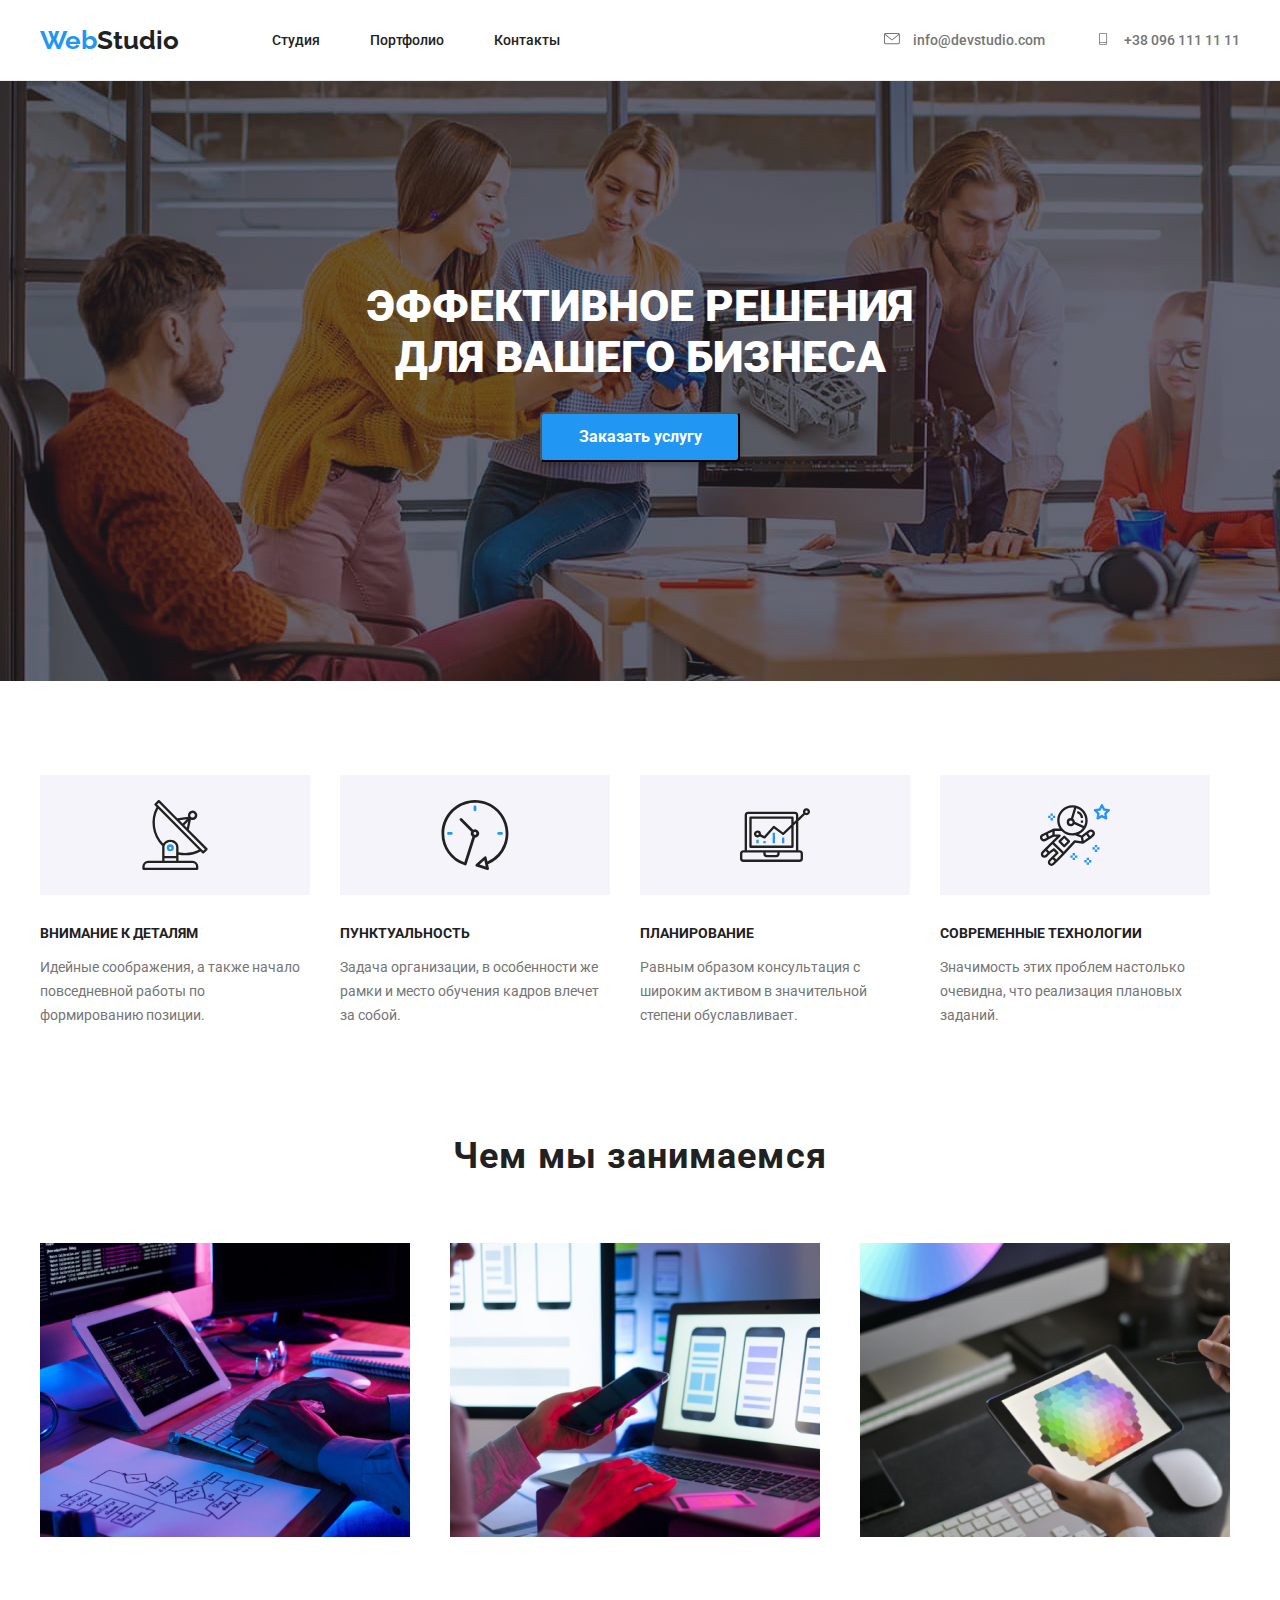
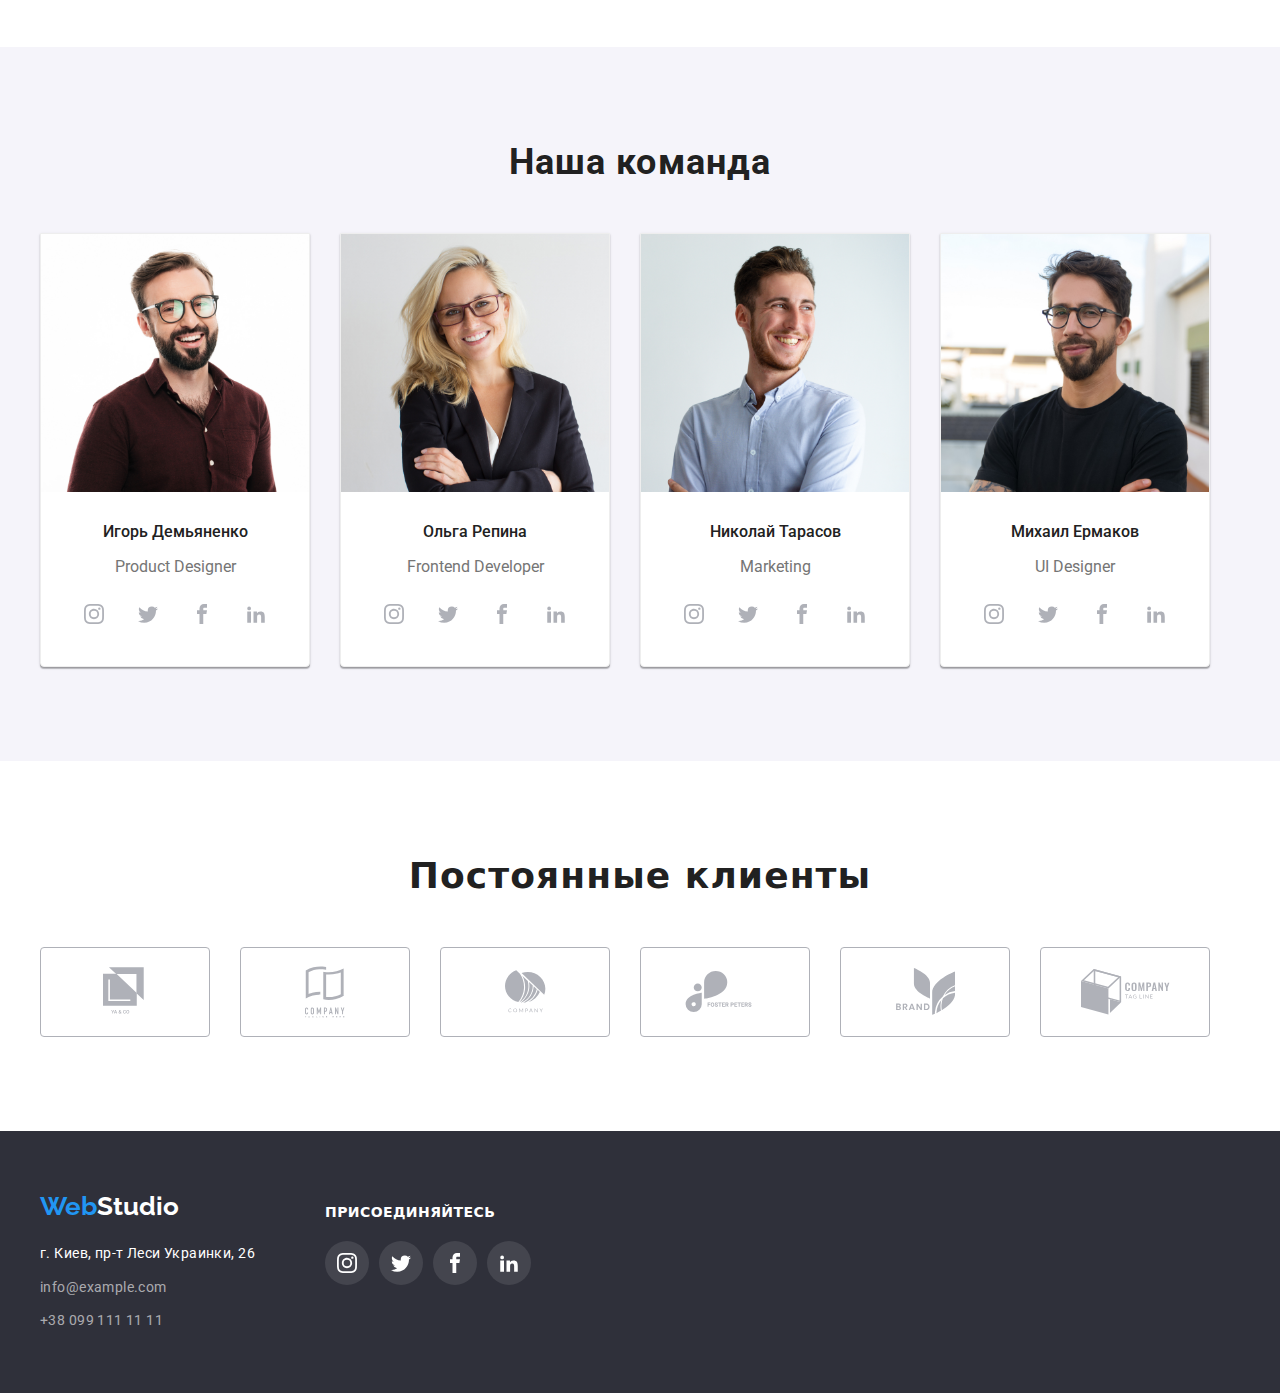
<file: index.html>
<!DOCTYPE html>
<html lang="en">
  <head>
    <meta charset="UTF-8" />
    <meta name="viewport" content="width=device-width, initial-scale=1.0" />
    <title>HOMEWORK-1</title>
    <link rel="stylesheet" href="./css/styles.css" />
    <link rel="stylesheet" href="./normalize/normalize.css" />
    <link
      href="https://fonts.googleapis.com/css2?family=Roboto:wght@400;500;700;900&display=swap"
      rel="stylesheet"
    />
    <link
      href="https://fonts.googleapis.com/css2?family=Raleway:wght@700&display=swap"
      rel="stylesheet"
    />
  </head>
  <body>
    <!--Шапка сайта -->

    <header>
      <div class="container heder">
        <nav class="navigation">
          <a href="./index.html" class="logo">
            Web<span class="colortext">Studio</span>
          </a>

          <ul class="site-nav list">
            <li class="menu-list"
              ><a href="index.html#bottom" class="link">Студия</a></li
            >
            <li class="menu-list"
              ><a href="portfolio.html#bottom" class="link-a">Портфолио</a>
            </li>
            <li class="menu-list"><a href="" class="link-a">Контакты</a></li>
          </ul>
        </nav>
        <ul class="mail-box list">
          <li class="menu-list">
            <a href="mailto:info@devstudio.com" class="mail">
              <svg class="mail-box-item">
                <use href="./icon/sprite.svg#icon-mail"></use>
              </svg>
              info@devstudio.com
            </a>
          </li>
          <li class="menu-list">
            <a href="tel:+380961111111" class="mail">
              <svg class="mail-box-item">
                <use href="./icon/sprite.svg#icon-phone"></use>
              </svg>
              +38 096 111 11 11</a
            ></li
          >
        </ul>
      </div>
    </header>

    <main>
      <!--Герой-->

      <section class="hero">
        <div class="container-hero hero-text">
          <h1 class="hero-title">
            ЭФФЕКТИВНОЕ РЕШЕНИЯ <br />
            ДЛЯ ВАШЕГО БИЗНЕСА
          </h1>
          <form>
            <p
              ><input
                type="button"
                class="button-title"
                value=" Заказать услугу "
            /></p>
          </form>
        </div>
      </section>

      <!--Список возможностей-->

      <section class="section about-us">
        <div class="container">
          <ul class="feature-list list">
            <li class="text-list icon-antenna">
              <h3 class="title">ВНИМАНИЕ К ДЕТАЛЯМ</h3>
              <p class="text">
                Идейные соображения, а также начало повседневной работы по
                формированию позиции.
              </p>
            </li>
            <li class="text-list icon-clock">
              <h3 class="title">ПУНКТУАЛЬНОСТЬ</h3>
              <p class="text">
                Задача организации, в особенности же рамки и место обучения
                кадров влечет за собой.
              </p>
            </li>
            <li class="text-list icon-diagram">
              <h3 class="title">ПЛАНИРОВАНИЕ</h3>
              <p class="text">
                Равным образом консультация с широким активом в значительной
                степени обуславливает.
              </p>
            </li>
            <li class="text-list icon-asronaut">
              <h3 class="title">СОВРЕМЕННЫЕ ТЕХНОЛОГИИ</h3>
              <p class="text">
                Значимость этих проблем настолько очевидна, что реализация
                плановых заданий.
              </p>
            </li>
          </ul>
        </div>
      </section>

      <section class="section our-work">
        <div class="container">
          <h2 class="section-title">Чем мы занимаемся</h2>

          <ul class="title list">
            <li class="title-list">
              <p>
                <img
                  src="./images/img1.jpg"
                  alt="Программирование"
                  width="370"
                />
              </p>
            </li>
            <li class="title-list">
              <p>
                <img src="./images/img2.jpg" alt="Тестирование" width="370" />
              </p>
            </li>
            <li class="title-list">
              <p><img src="./images/img3.jpg" alt="Дизайн" width="370" /></p>
            </li>
          </ul>
        </div>
      </section>

      <!--Список команды-->

      <section class="section command">
        <div class="container">
          <h2 class="section-title">Наша команда</h2>
          <ul class="command-title list">
            <li class="command-list"
              ><img
                src="./images/Igor-Demjanenko.jpg"
                alt="Игорь Демьяненко"
                width="270"
              />
              <h3 class="name">Игорь Демьяненко</h3>
              <p class="profession">Product Designer</p>
              <ul class="icon list">
                <li class="icon-item">
                  <a
                    class="icon-item-list"
                    href="https://www.instagram.com/"
                    target="_blank"
                    rel="noopener noreferrer"
                    aria-label="ссылка Инстаграм"
                  >
                    <svg class="social-icon">
                      <use href="./icon/sprite.svg#icon-instagram"></use>
                    </svg>
                  </a>
                </li>

                <li class="icon-item">
                  <a
                    class="icon-item-list"
                    href="https://twitter.com/"
                    target="_blank"
                    rel="noopener noreferrer"
                    aria-label="ссылка Твиттер"
                  >
                    <svg class="social-icon">
                      <use href="./icon/sprite.svg#icon-twitter"></use>
                    </svg>
                  </a>
                </li>

                <li class="icon-item">
                  <a
                    class="icon-item-list"
                    href="https://facebook.com/"
                    target="_blank"
                    rel="noopener noreferrer"
                    aria-label="ссылка Фейсбук"
                  >
                    <svg class="social-icon">
                      <use href="./icon/sprite.svg#icon-facebook"></use>
                    </svg>
                  </a>
                </li>

                <li class="icon-item">
                  <a
                    class="icon-item-list"
                    href="https://www.linkedin.com/"
                    target="_blank"
                    rel="noopener noreferrer"
                    aria-label="ссылка Линкедин"
                  >
                    <svg class="social-icon">
                      <use href="./icon/sprite.svg#icon-linkedin"></use>
                    </svg>
                  </a>
                </li>
              </ul>
            </li>

            <li class="command-list"
              ><img
                src="./images/Olga-Repina.jpg"
                alt="Ольга Репина"
                width="270"
              />
              <h3 class="name">Ольга Репина</h3>
              <p class="profession">Frontend Developer</p>
              <ul class="icon list">
                <li class="icon-item">
                  <a
                    class="icon-item-list"
                    href="https://www.instagram.com/"
                    target="_blank"
                    rel="noopener noreferrer"
                    aria-label="ссылка Инстаграм"
                  >
                    <svg class="social-icon">
                      <use href="./icon/sprite.svg#icon-instagram"></use>
                    </svg>
                  </a>
                </li>

                <li class="icon-item">
                  <a
                    class="icon-item-list"
                    href="https://twitter.com/"
                    target="_blank"
                    rel="noopener noreferrer"
                    aria-label="ссылка Твиттер"
                  >
                    <svg class="social-icon">
                      <use href="./icon/sprite.svg#icon-twitter"></use>
                    </svg>
                  </a>
                </li>

                <li class="icon-item">
                  <a
                    class="icon-item-list"
                    href="https://facebook.com/"
                    target="_blank"
                    rel="noopener noreferrer"
                    aria-label="ссылка Фейсбук"
                  >
                    <svg class="social-icon">
                      <use href="./icon/sprite.svg#icon-facebook"></use>
                    </svg>
                  </a>
                </li>

                <li class="icon-item">
                  <a
                    class="icon-item-list"
                    href="https://www.linkedin.com/"
                    target="_blank"
                    rel="noopener noreferrer"
                    aria-label="ссылка Линкедин"
                  >
                    <svg class="social-icon">
                      <use href="./icon/sprite.svg#icon-linkedin"></use>
                    </svg>
                  </a>
                </li>
              </ul>
            </li>

            <li class="command-list"
              ><img
                src="./images/Nikolai-Tarasov.jpg"
                alt="Николай Тарасов"
                width="270"
              />
              <h3 class="name">Николай Тарасов</h3>
              <p class="profession">Marketing</p>
              <ul class="icon list">
                <li class="icon-item">
                  <a
                    class="icon-item-list"
                    href="https://www.instagram.com/"
                    target="_blank"
                    rel="noopener noreferrer"
                    aria-label="ссылка Инстаграм"
                  >
                    <svg class="social-icon">
                      <use href="./icon/sprite.svg#icon-instagram"></use>
                    </svg>
                  </a>
                </li>

                <li class="icon-item">
                  <a
                    class="icon-item-list"
                    href="https://twitter.com/"
                    target="_blank"
                    rel="noopener noreferrer"
                    aria-label="ссылка Твиттер"
                  >
                    <svg class="social-icon">
                      <use href="./icon/sprite.svg#icon-twitter"></use>
                    </svg>
                  </a>
                </li>

                <li class="icon-item">
                  <a
                    class="icon-item-list"
                    href="https://facebook.com/"
                    target="_blank"
                    rel="noopener noreferrer"
                    aria-label="ссылка Фейсбук"
                  >
                    <svg class="social-icon">
                      <use href="./icon/sprite.svg#icon-facebook"></use>
                    </svg>
                  </a>
                </li>

                <li class="icon-item">
                  <a
                    class="icon-item-list"
                    href="https://www.linkedin.com/"
                    target="_blank"
                    rel="noopener noreferrer"
                    aria-label="ссылка Линкедин"
                  >
                    <svg class="social-icon">
                      <use href="./icon/sprite.svg#icon-linkedin"></use>
                    </svg>
                  </a>
                </li>
              </ul>
            </li>

            <li class="command-list"
              ><img
                src="./images/Mihail-Ermakov.jpg"
                alt="Михаил Ермаков"
                width="270"
              />
              <h3 class="name">Михаил Ермаков</h3>
              <p class="profession">UI Designer</p>
              <ul class="icon list">
                <li class="icon-item">
                  <a
                    class="icon-item-list"
                    href="https://www.instagram.com/"
                    target="_blank"
                    rel="noopener noreferrer"
                    aria-label="ссылка Инстаграм"
                  >
                    <svg class="social-icon">
                      <use href="./icon/sprite.svg#icon-instagram"></use>
                    </svg>
                  </a>
                </li>

                <li class="icon-item">
                  <a
                    class="icon-item-list"
                    href="https://twitter.com/"
                    target="_blank"
                    rel="noopener noreferrer"
                    aria-label="ссылка Твиттер"
                  >
                    <svg class="social-icon">
                      <use href="./icon/sprite.svg#icon-twitter"></use>
                    </svg>
                  </a>
                </li>

                <li class="icon-item">
                  <a
                    class="icon-item-list"
                    href="https://facebook.com/"
                    target="_blank"
                    rel="noopener noreferrer"
                    aria-label="ссылка Фейсбук"
                  >
                    <svg class="social-icon">
                      <use href="./icon/sprite.svg#icon-facebook"></use>
                    </svg>
                  </a>
                </li>

                <li class="icon-item">
                  <a
                    class="icon-item-list"
                    href="https://www.linkedin.com/"
                    target="_blank"
                    rel="noopener noreferrer"
                    aria-label="ссылка Линкедин"
                  >
                    <svg class="social-icon">
                      <use href="./icon/sprite.svg#icon-linkedin"></use>
                    </svg>
                  </a>
                </li>
              </ul>
            </li>
          </ul>
        </div>
      </section>

      <!--Постоянный клиенты-->
      <section class="customers-section">
        <div class="container">
          <h2 class="customers-title"> Постоянные клиенты </h2>
          <ul class="customers list">
            <li class="item">
              <a class="customers-link" href="">
                <svg class="customers-icon" width="45" height="50">
                  <use href="./icon/sprite.svg#icon-logo-1"></use>
                </svg>
              </a>
            </li>
            <li class="item">
              <a class="customers-link" href="">
                <svg class="customers-icon" width="40" height="52">
                  <use href="./icon/sprite.svg#icon-logo-2"></use>
                </svg>
              </a>
            </li>
            <li class="item">
              <a class="customers-link" href="">
                <svg class="customers-icon" width="41" height="43">
                  <use href="./icon/sprite.svg#icon-logo-3"></use>
                </svg>
              </a>
            </li>
            <li class="item">
              <a class="customers-link" href="">
                <svg class="customers-icon" width="80" height="42">
                  <use href="./icon/sprite.svg#icon-logo-4"></use>
                </svg>
              </a>
            </li>
            <li class="item">
              <a class="customers-link" href="">
                <svg class="customers-icon" width="59" height="47">
                  <use href="./icon/sprite.svg#icon-logo-5"></use>
                </svg>
              </a>
            </li>
            <li class="item">
              <a class="customers-link" href="">
                <svg class="customers-icon" width="89" height="46">
                  <use href="./icon/sprite.svg#icon-logo-6"></use>
                </svg>
              </a>
            </li>
          </ul>
        </div>
      </section>
    </main>

    <!--Подвал-->

    <footer class="basement">
      <div class="basement-section container">
        <div class="address">
          <a href="./index.html" class="logo-2"
            >Web<span class="colortextwhite">Studio</span></a
          >
          <address class="address-name">
            г. Киев, пр-т Леси Украинки, 26 <br />
            <ul class="mail-list list">
              <li class="mailtel-list"
                ><a href="mailto:info@example.com" class="mailtel"
                  >info@example.com</a
                ><br
              /></li>
              <li class="mailtel-list"
                ><a href="tel:+380991111111" class="mailtel"
                  >+38 099 111 11 11</a
                ><br
              /></li>
            </ul>
          </address>
        </div>
        <div class="subscribe">
          <b> присоединяйтесь </b>
          <ul class="subscribe-list list">
            <li class="subscribe-item">
              <a
                class="social-link"
                href="https://www.instagram.com/"
                aria-label="Ссылка на Instagram"
              >
                <svg class="subscribe-icon" width="20" height="20">
                  <use href=" ./icon/sprite.svg#icon-instagram"></use>
                </svg>
              </a>
            </li>
            <li class="subscribe-item">
              <a
                class="social-link"
                href="https://twitter.com/"
                aria-label="Ссылка на Twitter"
              >
                <svg class="subscribe-icon" width="20" height="20">
                  <use href="./icon/sprite.svg#icon-twitter"></use>
                </svg>
              </a>
            </li>
            <li class="subscribe-item">
              <a
                class="social-link"
                href="https://facebook.com/"
                aria-label="Ссылка на Facebook"
              >
                <svg class="subscribe-icon" width="20" height="20">
                  <use href="./icon/sprite.svg#icon-facebook"></use>
                </svg>
              </a>
            </li>
            <li class="subscribe-item">
              <a
                class="social-link"
                href="https://www.linkedin.com/"
                aria-label="Ссылка на LinkedIn"
              >
                <svg class="subscribe-icon" width="20" height="20">
                  <use href="./icon/sprite.svg#icon-linkedin"></use>
                </svg>
              </a>
            </li>
          </ul>
        </div>
      </div>
    </footer>
  </body>
</html>
</file>
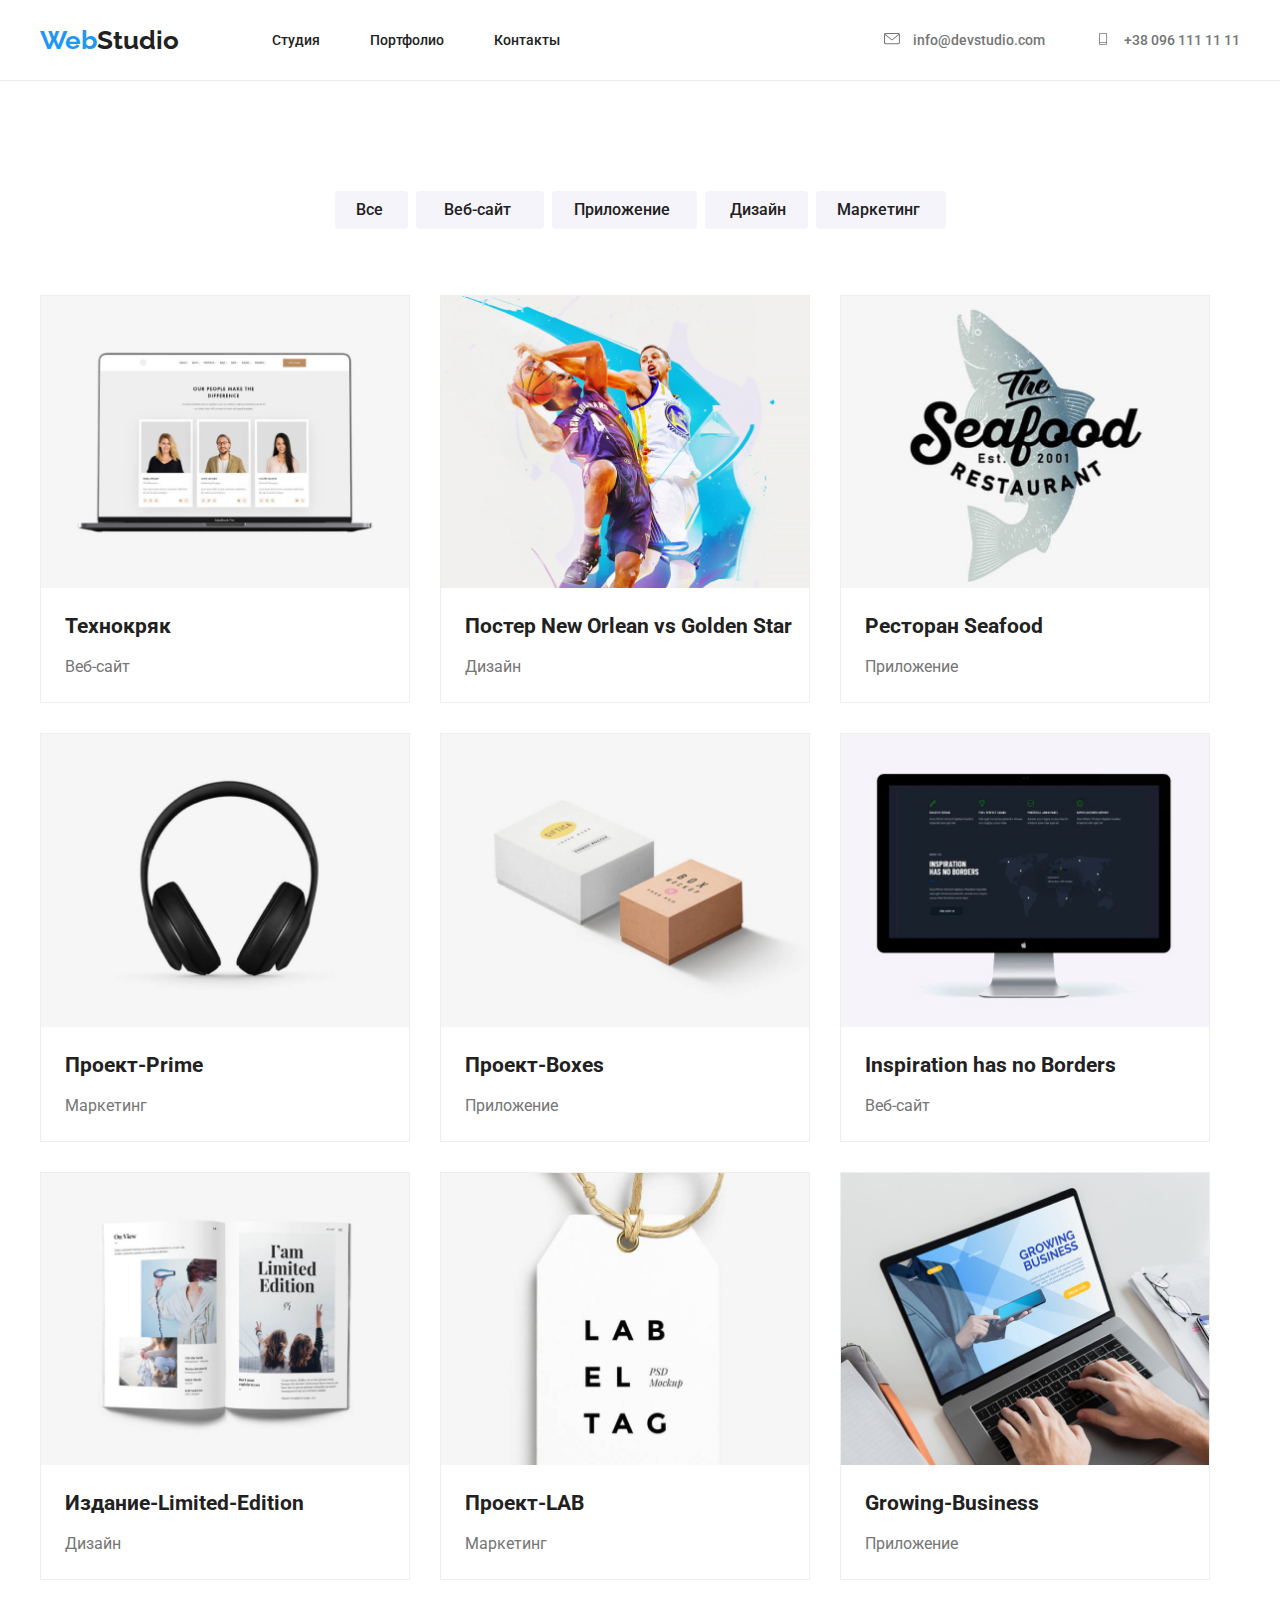
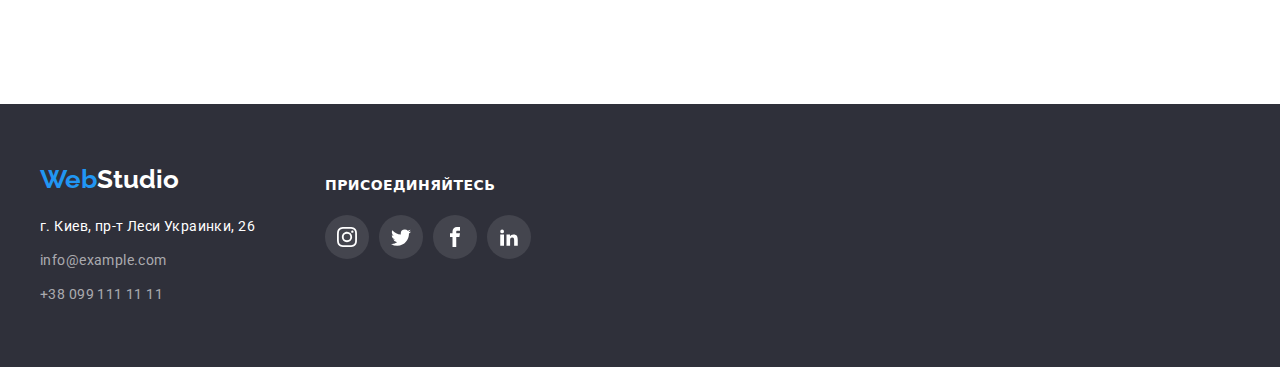
<file: portfolio.html>
<!DOCTYPE html>
<html lang="en">
  <head>
    <meta charset="UTF-8" />
    <meta name="viewport" content="width=device-width, initial-scale=1.0" />
    <title>Portfolio</title>
    <link rel="stylesheet" href="./css/styles.css" />
    <link rel="stylesheet" href="./normalize/normalize.css" />
    <link
      href="https://fonts.googleapis.com/css2?family=Roboto:wght@400;500;900&display=swap"
      rel="stylesheet"
    />
    <link
      href="https://fonts.googleapis.com/css2?family=Raleway:wght@700&display=swap"
      rel="stylesheet"
    />
  </head>

  <body>
    <header>
      <div class="container heder">
        <nav class="navigation">
          <a href="./index.html" class="logo">
            Web<span class="colortext">Studio</span>
          </a>

          <ul class="site-nav list">
            <li class="menu-list"
              ><a href="index.html#bottom" class="link">Студия</a></li
            >
            <li class="menu-list"
              ><a href="portfolio.html#bottom" class="link-a">Портфолио</a>
            </li>
            <li class="menu-list"><a href="" class="link-a">Контакты</a></li>
          </ul>
        </nav>
        <ul class="mail-box list">
          <li class="menu-list">
            <a href="mailto:info@devstudio.com" class="mail">
              <svg class="mail-box-item">
                <use href="./icon/sprite.svg#icon-mail"></use>
              </svg>
              info@devstudio.com
            </a>
          </li>
          <li class="menu-list">
            <a href="tel:+380961111111" class="mail">
              <svg class="mail-box-item">
                <use href="./icon/sprite.svg#icon-phone"></use>
              </svg>
              +38 096 111 11 11</a
            ></li
          >
        </ul>
      </div>
    </header>

    <!--Кнопки-->

    <main>
      <section class="section-buttons">
        <ul class="buttons-list list container">
          <li class="buttons-title"
            ><form>
              <p><input type="button" class="buttons-form1" value="Все " /></p>
            </form> </li
          ><li class="buttons-title"
            ><form>
              <p
                ><input type="button" class="buttons-form2" value="Веб-сайт "
              /></p> </form
          ></li>
          <li class="buttons-title"
            ><form>
              <p
                ><input type="button" class="buttons-form3" value="Приложение "
              /></p> </form
          ></li>
          <li class="buttons-title"
            ><form>
              <p
                ><input type="button" class="buttons-form4" value=" Дизайн"
              /></p> </form
          ></li>
          <li class="buttons-title"
            ><form>
              <p
                ><input type="button" class="buttons-form5" value="Маркетинг "
              /></p> </form
          ></li>
        </ul>
      </section>

      <!--Портфолио-->

      <section class="container">
        <ul class="portfolio-title list">
          <li class="portfolio-list">
            <img src="./images/Tehnokrjak.jpg" alt="Технокряк" width="370" />
            <h3 class="portfolio-heading">Технокряк</h3>
            <p class="portfolio-text">Веб-сайт</p></li
          >
          <li class="portfolio-list">
            <img
              src="./images/Постер.jpg"
              alt="Постер New Orlean vs Golden"
              width="370"
            />
            <h3 class="portfolio-heading">Постер New Orlean vs Golden Star</h3>
            <p class="portfolio-text">Дизайн</p></li
          >

          <li class="portfolio-list">
            <img
              src="./images/Ресторан.jpg"
              alt="Ресторан Seafood"
              width="370"
            />
            <h3 class="portfolio-heading">Ресторан Seafood</h3>
            <p class="portfolio-text">Приложение</p></li
          >

          <li class="portfolio-list">
            <img
              src="./images/Проект-Prime.jpg"
              alt="Проект-Prime"
              width="370"
            />
            <h3 class="portfolio-heading">Проект-Prime</h3>
            <p class="portfolio-text">Маркетинг</p></li
          >

          <li class="portfolio-list">
            <img
              src="./images/Проект-Boxes.jpg"
              alt="Проект-Boxes"
              width="370"
            />
            <h3 class="portfolio-heading">Проект-Boxes</h3>
            <p class="portfolio-text">Приложение</p></li
          >

          <li class="portfolio-list">
            <img
              src="./images/Inspiration-has-no-Borders.jpg"
              alt="Inspiration has no Borders"
              width="370"
            />
            <h3 class="portfolio-heading">Inspiration has no Borders</h3>
            <p class="portfolio-text">Веб-сайт</p></li
          >

          <li class="portfolio-list">
            <img
              src="./images/Издание-Limited-Edition.jpg"
              alt="Издание-Limited-Edition"
              width="370"
            />
            <h3 class="portfolio-heading">Издание-Limited-Edition</h3>
            <p class="portfolio-text">Дизайн</p></li
          >

          <li class="portfolio-list">
            <img src="./images/Проект-LAB.jpg" alt="Проект-LAB" width="370" />
            <h3 class="portfolio-heading">Проект-LAB</h3>
            <p class="portfolio-text">Маркетинг</p></li
          >

          <li class="portfolio-list">
            <img
              src="./images/Growing-Business.jpg"
              alt="Growing-Business"
              width="370"
            />
            <h3 class="portfolio-heading">Growing-Business</h3>
            <p class="portfolio-text">Приложение</p></li
          >
        </ul>
      </section>
    </main>

    <!--Подвал-->

    <footer class="basement">
      <div class="basement-section container">
        <div class="address">
          <a href="./index.html" class="logo-2"
            >Web<span class="colortextwhite">Studio</span></a
          >
          <address class="address-name">
            г. Киев, пр-т Леси Украинки, 26 <br />
            <ul class="mail-list list">
              <li class="mailtel-list"
                ><a href="mailto:info@example.com" class="mailtel"
                  >info@example.com</a
                ><br
              /></li>
              <li class="mailtel-list"
                ><a href="tel:+380991111111" class="mailtel"
                  >+38 099 111 11 11</a
                ><br
              /></li>
            </ul>
          </address>
        </div>
        <div class="subscribe">
          <b> присоединяйтесь </b>
          <ul class="subscribe-list list">
            <li class="subscribe-item">
              <a
                class="social-link"
                href="https://www.instagram.com/"
                aria-label="Ссылка на Instagram"
              >
                <svg class="subscribe-icon" width="20" height="20">
                  <use href=" ./icon/sprite.svg#icon-instagram"></use>
                </svg>
              </a>
            </li>
            <li class="subscribe-item">
              <a
                class="social-link"
                href="https://twitter.com/"
                aria-label="Ссылка на Twitter"
              >
                <svg class="subscribe-icon" width="20" height="20">
                  <use href="./icon/sprite.svg#icon-twitter"></use>
                </svg>
              </a>
            </li>
            <li class="subscribe-item">
              <a
                class="social-link"
                href="https://facebook.com/"
                aria-label="Ссылка на Facebook"
              >
                <svg class="subscribe-icon" width="20" height="20">
                  <use href="./icon/sprite.svg#icon-facebook"></use>
                </svg>
              </a>
            </li>
            <li class="subscribe-item">
              <a
                class="social-link"
                href="https://www.linkedin.com/"
                aria-label="Ссылка на LinkedIn"
              >
                <svg class="subscribe-icon" width="20" height="20">
                  <use href="./icon/sprite.svg#icon-linkedin"></use>
                </svg>
              </a>
            </li>
          </ul>
        </div>
      </div>
    </footer>
  </body>
</html>
</file>
<file: css/styles.css>
/* основной цвет текста #212121 */
/* вторичный цвет текста #757575 */
/* белый #FFFFFF */
/* акцент #2196F3 */
/* вторичный цвет фона #E5E5E5, #2F303A, #F5F4FA */

html {
  box-sizing: border-box;
}

*,
*::after,
*::before {
  box-sizing: inherit;
}

:root {
  --primaru-text-color: #757575;
  --title-text-color: #212121;
  --hero-title: #ffffff;
  --accent-color: #2196f3;
}

body {
  font-family: Roboto;
  font-style: normal;
  font-weight: bold;
  background-color: var(--hero-title);
  color: var(--primaru-text-color);
}

.list {
  list-style: none;
  margin: 0;
  padding: 0;
}

img {
  display: block;
  max-width: 100%;
  height: auto;
}

.container {
  width: 1230px;
  margin-right: auto;
  margin-left: auto;
  padding-left: 15px;
  padding-right: 15px;
}

.flexbox {
  display: flex;
}

a {
  text-decoration: none;
}

.section {
  padding-top: 94px;
  padding-bottom: 94px;
}

.title {
  display: flex;
  flex-wrap: wrap;
}

.heder {
  display: flex;
  align-items: center;
  margin-left: auto;
}

header {
  border-bottom: 1px solid #ececec;
}

/* Logo */

.logo {
  margin-right: 93px;
  color: var(--accent-color);
  font-family: Raleway;
  font-style: normal;
  font-weight: bold;
  font-size: 26px;
  line-height: 31px;
}

.colortext {
  color: var(--title-text-color);
}

/* Site-nav*/

.site-nav {
  display: flex;
}

.navigation {
  /* outline: 2px solid tomato;*/
  /*background-color: tomato;*/
  display: flex;
  align-items: center;
}

.site-nav .menu-list {
  margin-right: 50px;
}

.site-nav .menu-list:last-child {
  margin-right: 0px;
}

.site-nav .link {
  display: block;
  padding-top: 32px;
  padding-bottom: 32px;

  color: var(--title-text-color);

  font-family: Roboto;
  font-style: normal;
  font-weight: 500;
  font-size: 14px;
  line-height: 16px;
}

.site-nav .link-a {
  display: block;
  padding-top: 32px;
  padding-bottom: 32px;

  color: var(--title-text-color);

  font-family: Roboto;
  font-style: normal;
  font-weight: 500;
  font-size: 14px;
  line-height: 16px;
}

.site-nav .link:hover,
.site-nav .link:focus {
  color: var(--accent-color);
  font-family: Roboto;
  font-style: normal;
  font-weight: 500;
  font-size: 14px;
  line-height: 16px;
}

.site-nav .link-a:hover,
.site-nav .link-a:focus {
  color: var(--accent-color);
  font-family: Roboto;
  font-style: normal;
  font-weight: 500;
  font-size: 14px;
  line-height: 16px;
}

/* mail,telefon*/

.mail {
  color: var(--primaru-text-color);
  font-family: Roboto;
  font-style: normal;
  font-weight: 500;
  font-size: 14px;
  line-height: 16px;
}

/*.telefon {
  color: var(--primaru-text-color);
  font-family: Roboto;
  font-style: normal;
  font-weight: 500;
  font-size: 14px;
  line-height: 16px;
}*/

.mail-box-item {
  width: 16px;
  height: 12px;
  margin-right: 10px;
  fill: var(--primaru-text-color);
}

.mail:hover .mail-box-item,
.mail:focus .mail-box-item {
  fill: var(--accent-color);
}

.mail:hover,
.mail:focus {
  color: var(--accent-color);
}

/*.telefon:hover,
.telefon:focus {
  color: var(--accent-color);
}*/

.mail-box {
  display: flex;
  margin-left: auto;
}

.mail-box .menu-list + .menu-list {
  margin-left: 50px;
}

/* Hero*/

.hero-text {
  color: var(--hero-title);
  background-color: #2f303a;
  height: 600px;
  text-align: center;
  padding-top: 200px;
  padding-bottom: 200px;
}

.container-hero {
  max-width: 1600px;
  height: 600px;
  margin-left: auto;
  margin-right: auto;
  background-image: linear-gradient(
      to right,
      rgba(47, 48, 58, 0.4),
      rgba(47, 48, 58, 0.4)
    ),
    url("../icon/Img.jpg");
}

.hero-title {
  font-family: Roboto;
  font-style: normal;
  font-weight: 900;
  font-size: 44px;
  text-align: center;
  /* padding-top: 200px;*/
  margin-top: 0px;
}

.section-buttons {
  padding-top: 94px;
  padding-bottom: 50px;
}

.button-title {
  position: center;
  width: 200px;
  height: 50px;
  left: 700px;
  top: 430px;
  background: #2196f3;
  box-shadow: 0px 4px 4px rgba(0, 0, 0, 0.15);
  border-radius: 4px;
  font-family: Roboto;
  font-style: normal;
  font-weight: bold;
  font-size: 16px;
  line-height: 30px;
  color: var(--hero-title);
}

/* Feature-list*/

.feature-list .title {
  color: var(--title-text-color);
  font-family: Roboto;
  font-style: normal;
  font-weight: bold;
  font-size: 14px;
  line-height: 16px;
}

.feature-list .text {
  color: var(--primaru-text-color);
  font-family: Roboto;
  font-style: normal;
  font-weight: normal;
  font-size: 14px;
  line-height: 24px;
}

.feature-list {
  display: flex;
  flex-wrap: wrap;
}

.text-list {
  width: 270px;
  margin-right: 30px;
}

.title {
  margin-top: 30px;
}

.text-list::before {
  display: block;
  content: "";
  height: 120px;
  background-size: 70px;
  background-repeat: no-repeat;
  background-position: center;
  background-color: #f5f4fa;
}

.icon-antenna::before {
  background-image: url("../icon/antenna.svg");
}

.icon-clock::before {
  background-image: url("../icon/clock.svg");
}

.icon-diagram::before {
  background-image: url("../icon/diagram.svg");
}

.icon-asronaut::before {
  background-image: url("../icon/astronaut.svg");
}

.text-list:nth-child(4n) {
  margin-right: 0;
}

.about-us {
  padding-bottom: 0;
}

/* Command List */

.section-title {
  color: var(--title-text-color);
  font-family: Roboto;
  font-style: normal;
  font-weight: bold;
  text-align: center;
  font-size: 36px;
  line-height: 42px;
  letter-spacing: 0.03em;
  margin-top: 0;
  margin-bottom: 50px;
}

.command {
  /* display: flex;*/
  background-color: #f5f4fa;
}

.title-list {
  width: calc((100% - 30px * 2) / 3);
  margin-right: 30px;
}

.title-list:nth-child(3n) {
  margin-right: 0;
}

.name {
  color: var(--title-text-color);
  font-family: Roboto;
  font-style: normal;
  text-align: center;
  font-weight: 500;
  font-size: 16px;
  line-height: 19px;
  margin-top: 30px;
  margin-bottom: 10px;
}

.profession {
  color: var(--primaru-text-color);
  font-family: Roboto;
  font-style: normal;
  font-weight: normal;
  text-align: center;
  font-size: 16px;
  line-height: 19px;
}

.command-title {
  display: flex;
}

.command-list {
  width: calc((100% - 30px * 3) / 4);
  margin-right: 30px;
  width: 270px;
  background: #ffffff;
  border: 1px solid #eeeeee;
  box-shadow: 0px 1px 3px rgba(0, 0, 0, 0.12), 0px 1px 1px rgba(0, 0, 0, 0.14),
    0px 2px 1px rgba(0, 0, 0, 0.2);
  border-radius: 0px 0px 4px 4px;
}

.command-list:nth-child(4n) {
  margin-right: 0;
}

.icon {
  display: flex;
  justify-content: center;
  padding-bottom: 30px;
}

.icon-item {
  display: flex;
  justify-content: center;
  background-position: center;
}

.icon-item:not(:last-child) {
  margin-right: 10px;
}

.icon-item-list {
  display: flex;
  width: 44px;
  height: 44px;
  /*background-color: var(--hero-title);*/
  border-radius: 50%;
  justify-content: center;
  align-items: center;
}

.icon-item-list:hover,
.icon-item-list:focus {
  background-color: var(--accent-color);
}

.social-icon {
  width: 20px;
  height: 20px;
  fill: #afb1b8;
}

.icon-item-list:hover .social-icon,
.icon-item-list:focus .social-icon {
  fill: var(--hero-title);
}

/*regular customers*/

.customers-section {
  padding-top: 94px;
  padding-bottom: 94px;
}

.customers-title {
  margin-top: 0;
  margin-bottom: 50px;
  font-weight: bold;
  font-size: 36px;
  line-height: 1.16;
  text-align: center;
  letter-spacing: 0.03em;
  color: var(--title-text-color);
}

.customers {
  display: flex;
}

.customers-link {
  display: inline-flex;
  width: 170px;
  height: 90px;
  justify-content: center;
  align-items: center;
  border: 1px solid #afb1b8;
  border-radius: 4px;
}

.customers .item:not(:last-child) {
  margin-right: 30px;
}

.customers-icon {
  fill: #afb1b8;
}

.customers-link:hover .customers-icon,
.customers-link:focus .customers-icon {
  fill: var(--accent-color);
}

.customers-link:hover,
.customers-link:focus {
  border: 1px solid #2196f3;
}

/* Footer*/

.basement {
  color: var(--accent-color);
  background-color: #2f303a;
  padding-top: 60px;
  padding-bottom: 60px;
}

/*.basement {
  margin-left: 100px;
}*/

.basement-section {
  display: flex;
}

.basement-section address {
  margin-top: 20px;
  margin-right: 70px;
  font-style: normal;
  font-size: 14px;
  line-height: 1.7;
  letter-spacing: 0.03em;
  color: var(--hero-title);
}

.logo-2 {
  color: var(--accent-color);
  font-family: Raleway;
  font-style: normal;
  font-weight: bold;
  font-size: 26px;
  line-height: 31px;
  padding-top: 60px;
}

.colortextwhite {
  color: var(--hero-title);
}

.mailtel-list {
  margin-top: 9px;
}

.address-name {
  color: var(--hero-title);
  font-family: Roboto;
  font-style: normal;
  font-weight: normal;
  font-size: 14px;
  line-height: 24px;
}

.mailtel {
  color: rgba(255, 255, 255, 0.6);
  font-family: Roboto;
  font-style: normal;
  font-weight: normal;
  font-size: 14px;
  line-height: 24px;
}

.subscribe {
  margin-top: 12px;
}

.subscribe b {
  font-weight: bold;
  font-size: 14px;
  line-height: 1.14;
  letter-spacing: 0.03em;
  text-transform: uppercase;
  color: var(--hero-title);
}

.subscribe-list {
  display: flex;
  margin-top: 20px;
}

.subscribe-item:not(:last-child) {
  margin-right: 10px;
}

.subscribe-list li {
  display: flex;
  height: 44px;
  width: 44px;
  border-radius: 50%;
  background: rgba(255, 255, 255, 0.1);
  justify-content: center;
  align-items: center;
}

.subscribe-icon {
  display: flex;
  fill: var(--hero-title);
}

.subscribe-list li:hover {
  background-color: var(--accent-color);
}

/* Portfolio */

/* buttons */

.buttons-list {
  display: flex;
  justify-content: center;
}

.buttons-title {
  margin-right: 8px;
}

/*.buttons-form2:hover {
  color: #2196f3;*/

.buttons-form1 {
  position: center;
  width: 73px;
  height: 38px;
  left: 495px;
  top: 174px;
  background: #f5f4fa;
  border: none;
  border-radius: 4px;
  font-family: Roboto;
  font-style: normal;
  font-weight: 500;
  font-size: 16px;
  line-height: 26px;
  color: var(--title-text-color);
}

.buttons-form1:hover {
  color: var(--hero-title);
  background: var(--accent-color);
}

.buttons-form2 {
  position: center;
  width: 128px;
  height: 38px;
  left: 576px;
  top: 174px;
  background: #f5f4fa;
  border: none;
  border-radius: 4px;
  font-family: Roboto;
  font-style: normal;
  font-weight: 500;
  font-size: 16px;
  line-height: 26px;
  color: var(--title-text-color);
}

.buttons-form2:hover {
  color: var(--hero-title);
  background: var(--accent-color);
}

.buttons-form3 {
  position: center;
  width: 145px;
  height: 38px;
  left: 712px;
  top: 174px;
  background: #f5f4fa;
  border: none;
  border-radius: 4px;
  font-family: Roboto;
  font-style: normal;
  font-weight: 500;
  font-size: 16px;
  line-height: 26px;
  color: var(--title-text-color);
}

.buttons-form3:hover {
  color: var(--hero-title);
  background: var(--accent-color);
}

.buttons-form4 {
  position: center;
  width: 103px;
  height: 38px;
  left: 865px;
  top: 174px;
  background: #f5f4fa;
  border: none;
  border-radius: 4px;
  font-family: Roboto;
  font-style: normal;
  font-weight: 500;
  font-size: 16px;
  line-height: 26px;
  color: var(--title-text-color);
}

.buttons-form4:hover {
  color: var(--hero-title);
  background: var(--accent-color);
}

.buttons-form5 {
  position: center;
  width: 130px;
  height: 38px;
  left: 976px;
  top: 174px;
  background: #f5f4fa;
  border: none;
  border-radius: 4px;
  font-family: Roboto;
  font-style: normal;
  font-weight: 500;
  font-size: 16px;
  line-height: 26px;
  color: var(--title-text-color);
}

.buttons-form5:hover {
  color: var(--hero-title);
  background: var(--accent-color);
}

.buttons-title:nth-child(5n) {
  margin-right: 0px;
}

/* portfolio */

.portfolio-title {
  display: flex;
  flex-wrap: wrap;
  padding-bottom: 94px;
}

.portfolio-list {
  width: 370px;
  margin-right: 30px;
  margin-bottom: 30px;
  border: 1px solid #eeeeee;
}

.portfolio-list:last-child(3n) {
  margin-right: 0;
  margin-bottom: 0;
}

.portfolio-list {
  font-family: Roboto;
  font-style: normal;
  font-weight: bold;
  font-size: 18px;
  line-height: 36px;
  color: var(--title-text-color);
}

.portfolio-heading {
  padding-left: 24px;
  padding-top: 20px;
  padding-bottom: 4px;
  margin: 0;
}

.portfolio-text {
  font-family: Roboto;
  font-style: normal;
  font-weight: normal;
  font-size: 16px;
  line-height: 30px;
  color: var(--primaru-text-color);
  padding-left: 24px;
  padding-top: 4px;
  margin-top: 0px;
  margin-bottom: 0px;
  padding-bottom: 20px;
}

.portfolio-list:hover {
  box-shadow: 0px 1px 3px rgba(0, 0, 0, 0.12), 0px 1px 1px rgba(0, 0, 0, 0.14),
    0px 2px 1px rgba(0, 0, 0, 0.2);
  border-radius: 0px 0px 4px 4px;
}
</file>
